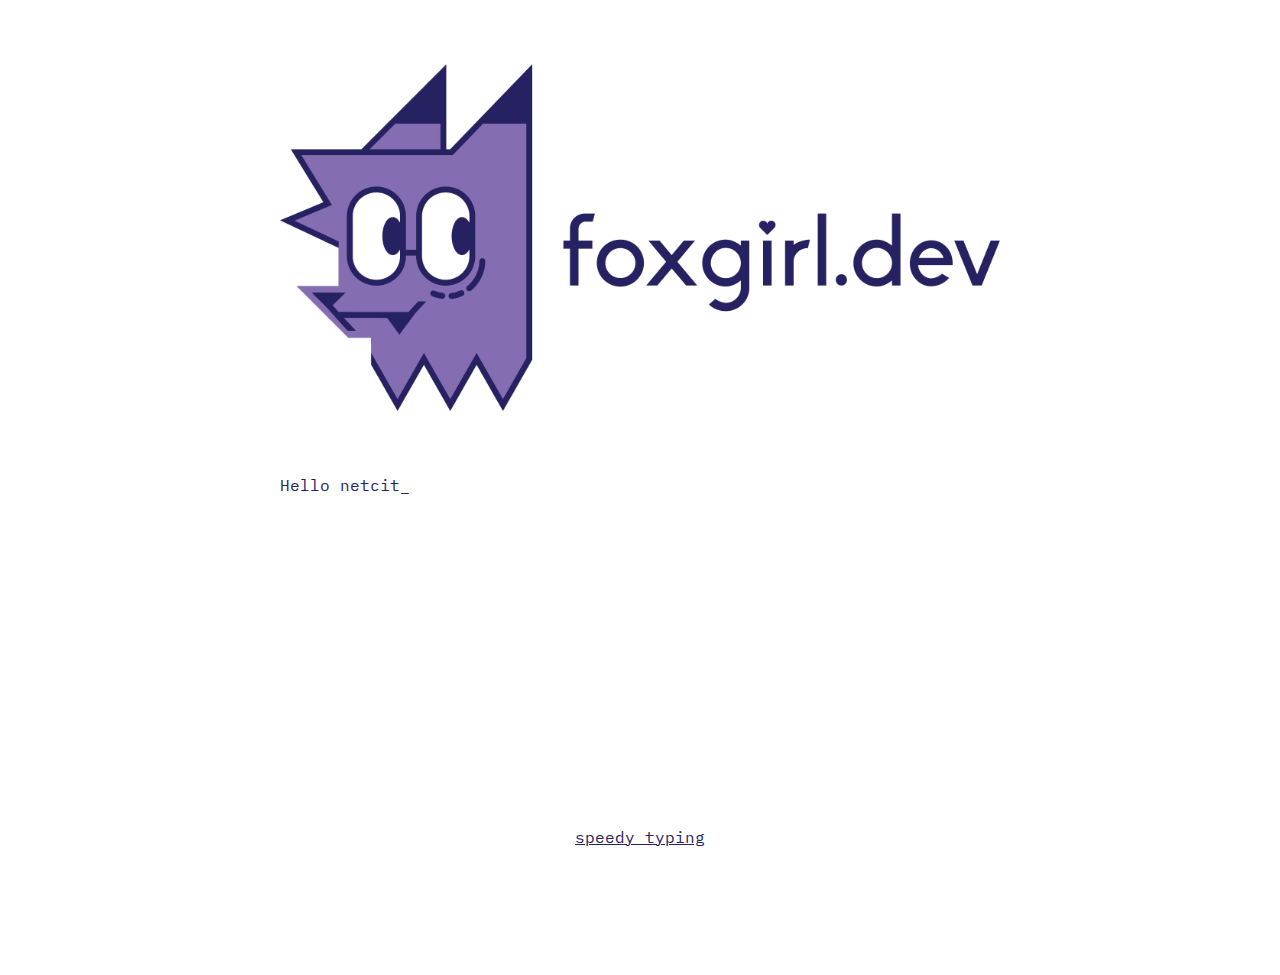
<file: index.html>
<!DOCTYPE html>
<html lang="en">
  <head>
    <meta charset="utf-8">
    <meta name="viewport" content="width=device-width, initial-scale=1">
    <title>foxgirl dot dev</title>
    <link rel="preload" href="/font/IBMPlexMono-Regular-Latin1.woff2" as="font">
    <link rel="stylesheet" href="/style.css">
    <link rel="preload" href="/images/branding-logo-a.png" as="image">
    <link rel="preload" href="/images/branding-tail.png" as="image">
    <link rel="preload" href="/script.js" as="script">
    <link rel="shortcut icon" type="image/x-icon" href="/favicon.ico">
    <link rel="icon" type="image/x-icon" href="/favicon.ico">
    <meta name="description" content="Lua's personal website">
    <meta name="twitter:card" content="summary_large_image">
    <meta name="twitter:creator" content="@luavixen">
    <meta name="twitter:site" content="@luavixen">
    <meta name="twitter:image" content="https://foxgirl.dev/images/brand-card.jpg?nonce=3000">
    <meta property="og:title" content="foxgirl dot dev">
    <meta property="og:description" content="Lua's personal website">
    <meta property="og:image" content="https://foxgirl.dev/images/brand-card.jpg?nonce=3000">
    <meta property="og:url" content="https://foxgirl.dev/">
    <link rel="me" href="https://vixen.zone/@lua">
  </head>
  <body class="fox-container">
    <div class="fox-content">
      <div id="fox-eyes" class="fox-unselectable" role="img" aria-label="Banner image: foxgirl.dev">
        <img id="fox-eyes-image" src="/images/branding-logo-a.png">
      </div>
      <pre id="fox-terminal" class="fox-ibmplex"><span><noscript>JavaScript is required for this page</noscript></span><span id="fox-target"></span><span id="fox-cursor">_</span></pre>
      <pre id="fox-skip" class="fox-ibmplex"><a id="fox-skip-button" href="#">skip typing</a></pre>
      <div id="fox-signature" class="fox-unselectable" role="none" aria-hidden="true">
        <img id="fox-signature-image" class="fox-hidden" src="/images/branding-tail.png" width="64">
      </div>
    </div>
    <script src="/script.js"></script>
  </body>
</html>
</file>
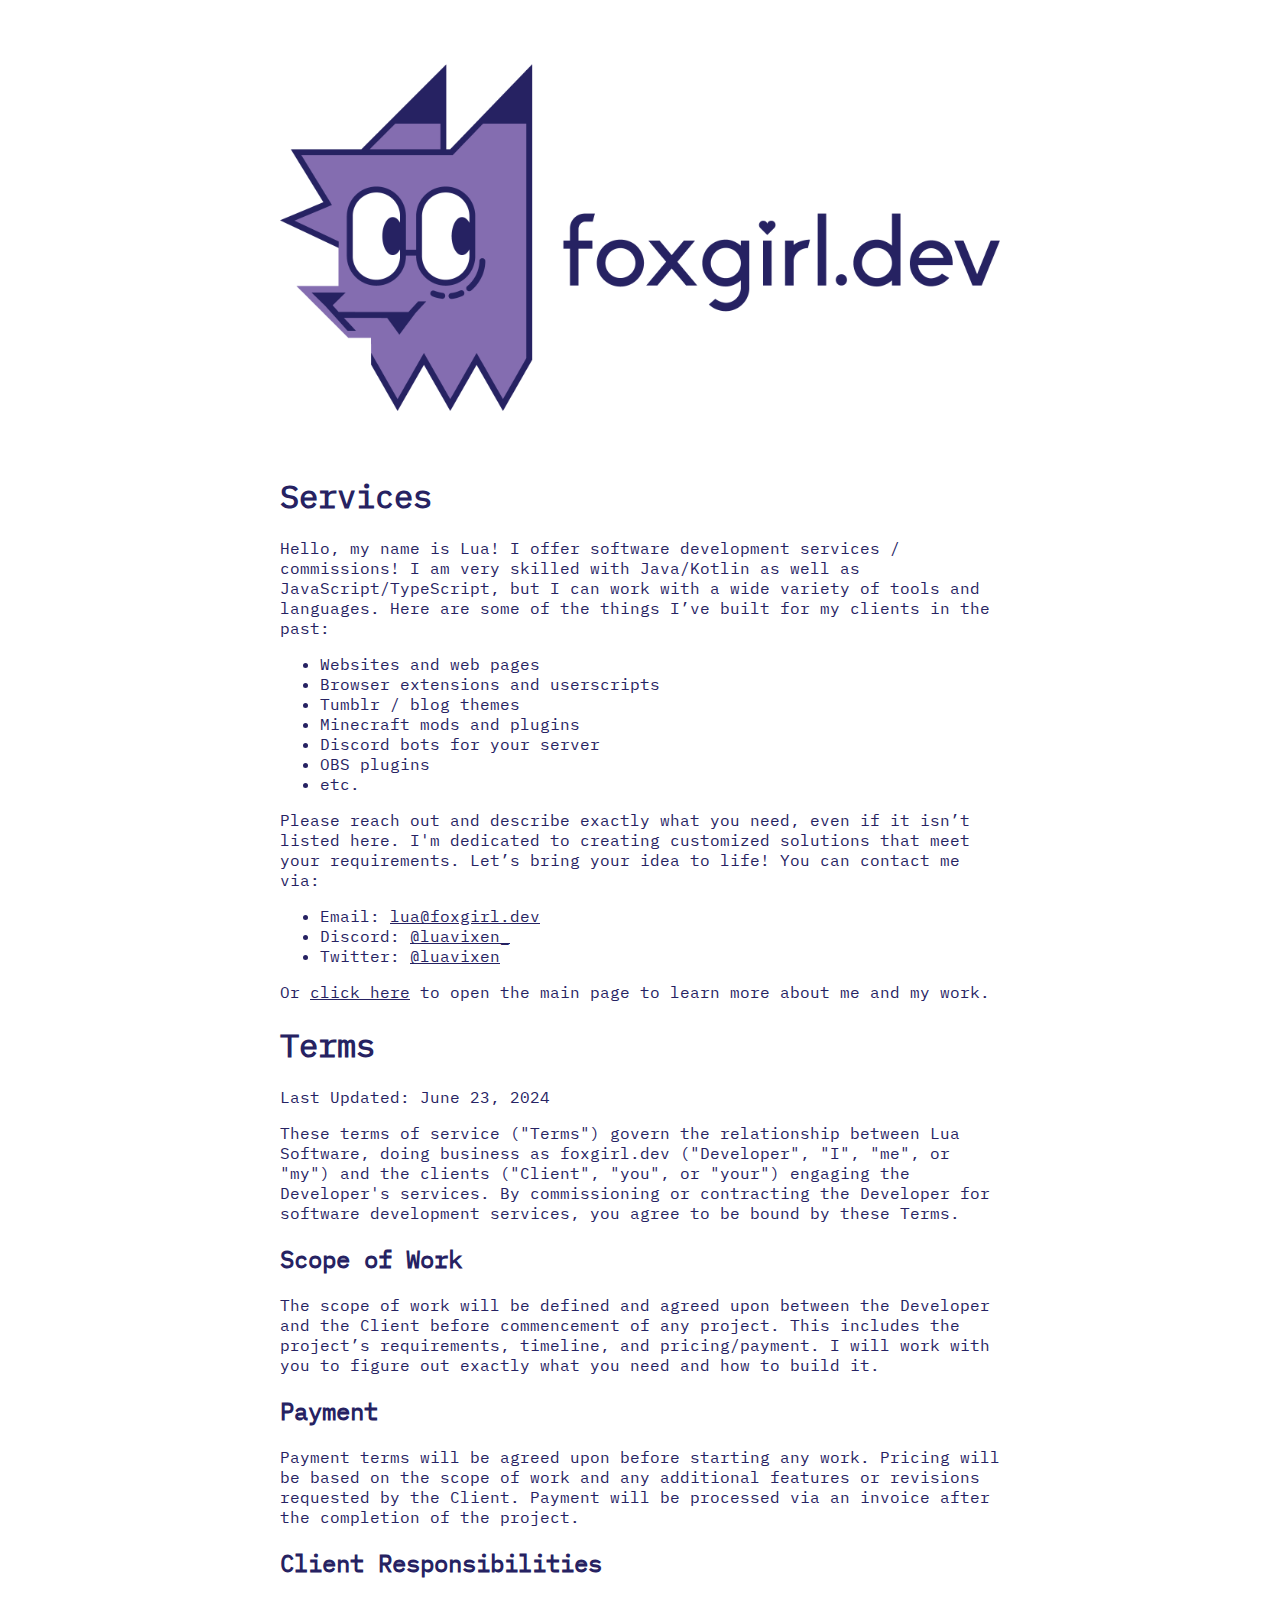
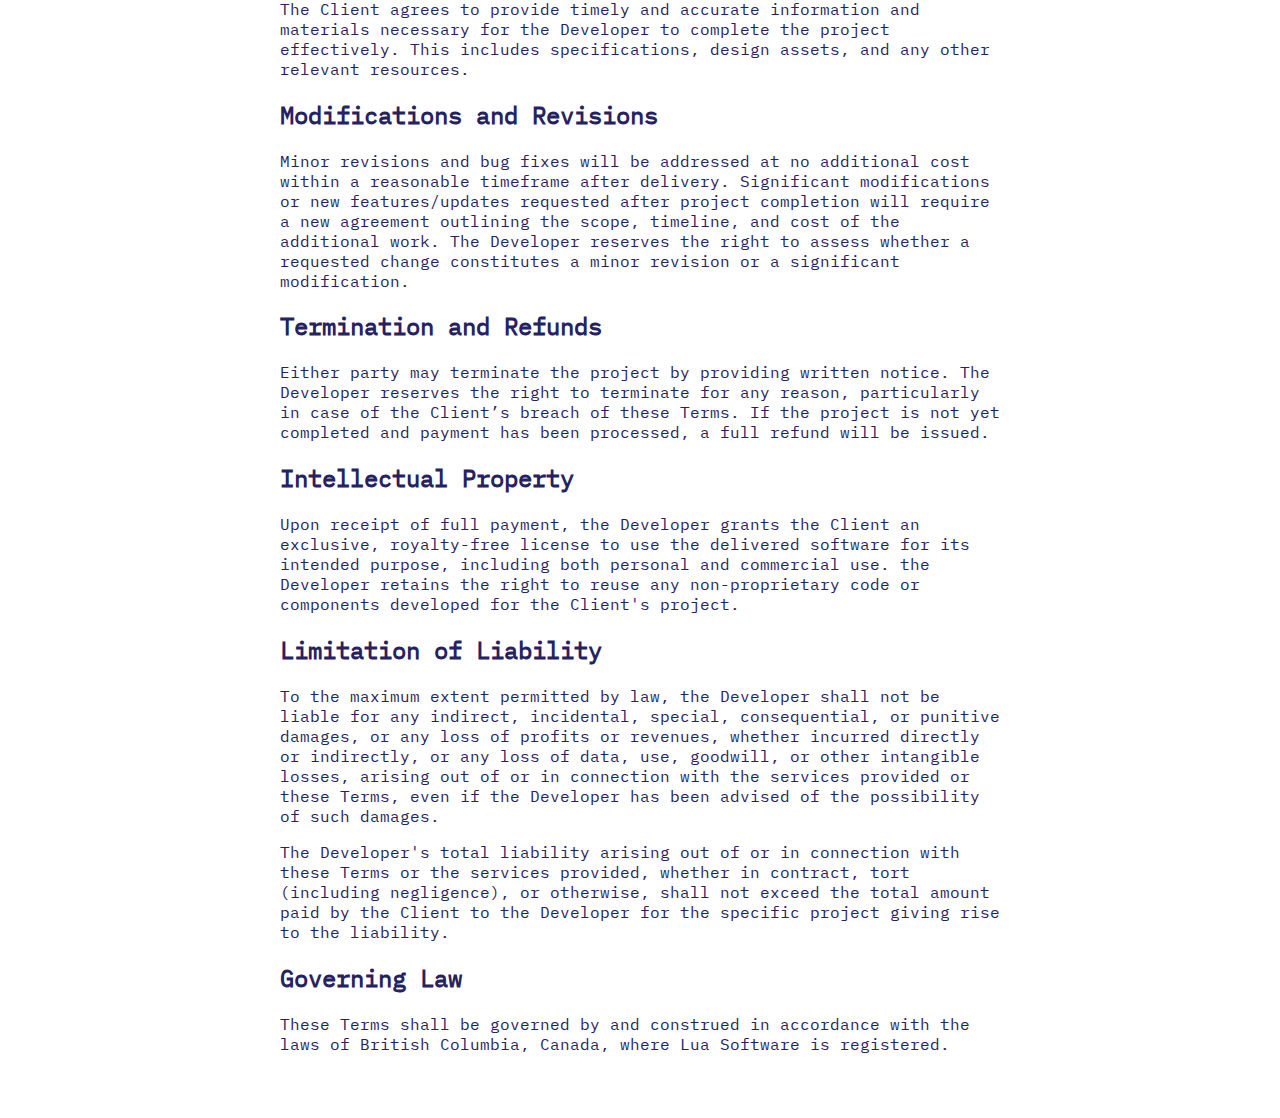
<file: commissions/index.html>
<!DOCTYPE html>
<html lang="en">
  <head>
    <meta charset="utf-8">
    <meta name="viewport" content="width=device-width, initial-scale=1">
    <title>foxgirl dot dev / commissions</title>
    <link rel="preload" href="/font/IBMPlexMono-Regular-Latin1.woff2" as="font">
    <link rel="stylesheet" href="/style.css">
    <link rel="preload" href="/images/branding-logo-a.png" as="image">
    <link rel="shortcut icon" type="image/x-icon" href="/favicon.ico">
    <link rel="icon" type="image/x-icon" href="/favicon.ico">
    <meta name="description" content="Lua's software development commissions">
    <meta name="twitter:card" content="summary_large_image">
    <meta name="twitter:creator" content="@luavixen">
    <meta name="twitter:site" content="@luavixen">
    <meta name="twitter:image" content="https://foxgirl.dev/images/brand-card.jpg?nonce=3000">
    <meta property="og:title" content="foxgirl dot dev / commissions">
    <meta property="og:description" content="Lua's software development commissions">
    <meta property="og:image" content="https://foxgirl.dev/images/brand-card.jpg?nonce=3000">
    <meta property="og:url" content="https://foxgirl.dev/commissions/">
  </head>
  <body class="fox-container">
    <div class="fox-content">
      <div id="fox-eyes" class="fox-unselectable" role="img" aria-label="Banner image: foxgirl.dev">
        <img id="fox-eyes-image" src="/images/branding-logo-a.png">
      </div>
      <div id="fox-commissions" class="fox-ibmplex">
        <h1>Services</h1>
        <p>
          Hello, my name is Lua! I offer software development services / commissions! I am very skilled with Java/Kotlin as well as JavaScript/TypeScript, but I can work with a wide variety of tools and languages. Here are some of the things I’ve built for my clients in the past:
          <ul>
            <li>Websites and web pages</li>
            <li>Browser extensions and userscripts</li>
            <li>Tumblr / blog themes</li>
            <li>Minecraft mods and plugins</li>
            <li>Discord bots for your server</li>
            <li>OBS plugins</li>
            <li>etc.</li>
          </ul>
        </p>
        <p>
          Please reach out and describe exactly what you need, even if it isn’t listed here. I'm dedicated to creating customized solutions that meet your requirements. Let’s bring your idea to life! You can contact me via:
          <ul>
            <li>Email: <a href="mailto:lua@foxgirl.dev">lua@foxgirl.dev</a></li>
            <li>Discord: <a href="https://discord.com/users/1174552240862806046">@luavixen_</a></li>
            <li>Twitter: <a href="https://twitter.com/luavixen">@luavixen</a></li>
          </ul>
        </p>
        <p>
          Or <a href="https://foxgirl.dev/">click here</a> to open the main page to learn more about me and my work.
        </p>
        <h1>Terms</h1>
        <p>
          Last Updated: June 23, 2024
        </p>
        <p>
          These terms of service ("Terms") govern the relationship between Lua Software, doing business as foxgirl.dev ("Developer", "I", "me", or "my") and the clients ("Client", "you", or "your") engaging the Developer's services. By commissioning or contracting the Developer for software development services, you agree to be bound by these Terms.
        </p>
        <h2>Scope of Work</h2>
        <p>
          The scope of work will be defined and agreed upon between the Developer and the Client before commencement of any project. This includes the project’s requirements, timeline, and pricing/payment. I will work with you to figure out exactly what you need and how to build it.
        </p>
        <h2>Payment</h2>
        <p>
          Payment terms will be agreed upon before starting any work. Pricing will be based on the scope of work and any additional features or revisions requested by the Client. Payment will be processed via an invoice after the completion of the project.
        </p>
        <h2>Client Responsibilities</h2>
        <p>
          The Client agrees to provide timely and accurate information and materials necessary for the Developer to complete the project effectively. This includes specifications, design assets, and any other relevant resources.
        </p>
        <h2>Modifications and Revisions</h2>
        <p>
          Minor revisions and bug fixes will be addressed at no additional cost within a reasonable timeframe after delivery. Significant modifications or new features/updates requested after project completion will require a new agreement outlining the scope, timeline, and cost of the additional work. The Developer reserves the right to assess whether a requested change constitutes a minor revision or a significant modification.
        </p>
        <h2>Termination and Refunds</h2>
        <p>
          Either party may terminate the project by providing written notice. The Developer reserves the right to terminate for any reason, particularly in case of the Client’s breach of these Terms. If the project is not yet completed and payment has been processed, a full refund will be issued.
        </p>
        <h2>Intellectual Property</h2>
        <p>
          Upon receipt of full payment, the Developer grants the Client an exclusive, royalty-free license to use the delivered software for its intended purpose, including both personal and commercial use. the Developer retains the right to reuse any non-proprietary code or components developed for the Client's project.
        </p>
        <h2>Limitation of Liability</h2>
        <p>
          To the maximum extent permitted by law, the Developer shall not be liable for any indirect, incidental, special, consequential, or punitive damages, or any loss of profits or revenues, whether incurred directly or indirectly, or any loss of data, use, goodwill, or other intangible losses, arising out of or in connection with the services provided or these Terms, even if the Developer has been advised of the possibility of such damages.
        </p>
        <p>
          The Developer's total liability arising out of or in connection with these Terms or the services provided, whether in contract, tort (including negligence), or otherwise, shall not exceed the total amount paid by the Client to the Developer for the specific project giving rise to the liability.
        </p>
        <h2>Governing Law</h2>
        <p>
          These Terms shall be governed by and construed in accordance with the laws of British Columbia, Canada, where Lua Software is registered.
        </p>
      </div>
    </div>
  </body>
</html>
</file>
<file: style.css>
html, body {
  display: block;
  margin: 0;
  padding: 0;
  border: 0;
}

body {
  height: 100%;
  color: #262262;
  background-color: white;
}

a, a:hover, a:visited, a:active {
  color: #262262;
  text-decoration: underline;
}

a:hover {
  text-decoration: none;
}

pre {
  font-family: "monospace", monospace;

  word-wrap: break-word;
  white-space: -moz-pre-wrap;
  white-space: -o-pre-wrap;
  white-space: pre-wrap;
}

@font-face {
  font-family: "Unifont";
  font-weight: 400;
  font-style: normal;
  src:
    url("/font/unifont-compact.woff2") format("woff2"),
    url("/font/unifont-compact.woff") format("woff"),
    url("/font/unifont-compact.otf") format("otf"),
    url("/font/unifont-compact.eot") format("eot");
}

@font-face {
  font-family: "IBM Plex Mono";
  font-weight: 400;
  font-style: normal;
  src:
    url("/font/IBMPlexMono-Regular-Latin1.woff2") format("woff2"),
    url("/font/IBMPlexMono-Regular-Latin1.woff") format("woff");
  unicode-range: U+0020-007E, U+00A0-00FF, U+0131, U+0152-0153, U+02C6, U+02DA, U+02DC, U+2013-2014, U+2018-201A, U+201C-201E, U+2020-2022, U+2026, U+2030, U+2039-203A, U+2044, U+20AC, U+2122, U+2212, U+FB01-FB02
}

.fox-ibmplex {
  font-family: "IBM Plex Mono", "monospace", monospace;
  font-weight: 400;
  font-style: normal;
}

.fox-unifont {
  font-family: "Unifont", "monospace", monospace;
  font-size: 16px;

  font-smooth: never;
  -webkit-font-smoothing : none;
}

.fox-hidden {
  visibility: hidden !important;
}

.fox-unselectable {
  pointer-events: none;
  -webkit-touch-callout: none;
  -webkit-user-select: none;
  -khtml-user-select: none;
  -moz-user-select: none;
  -ms-user-select: none;
  user-select: none;
}

.fox-announcement {
  position: fixed;
  top: 0;
  left: 0;
  bottom: 0;
  right: 0;

  display: -webkit-box;
  display: -webkit-flex;
  display: -moz-box;
  display: -ms-flexbox;
  display: flex;

  -webkit-box-orient: vertical;
  -webkit-box-direction: normal;
  -webkit-flex-direction: column;
  -moz-box-orient: vertical;
  -moz-box-direction: normal;
  -ms-flex-direction: column;
  flex-direction: column;

  -webkit-box-pack: center;
  -webkit-justify-content: center;
  -moz-box-pack: center;
  -ms-flex-pack: center;
  justify-content: center;
}

.fox-announcement > pre {
  margin: 64px 0 64px 0;
  text-align: center;
}

.fox-container {
  position: relative;
  width: 100%;
  max-width: 752px;
  margin: 64px auto 64px auto;
}

.fox-content {
  position: absolute;
  left: 16px;
  right: 16px;
}

.fox-content > * {
  position: relative;
  margin-bottom: 64px;
}

#fox-eyes {
  width: 100%;
}

#fox-eyes-image {
  display: block;
  width: 100%;
}

#fox-terminal {
  display: block;
  width: 100%;
  min-height: 22em;
  margin: 0;
}

#fox-skip {
  display: block;
  margin: 0;
  text-align: center;
}

#fox-signature {
  display: block;
  height: 64px;
}

#fox-signature-image {
  display: block;
  margin: auto;
}
</file>
